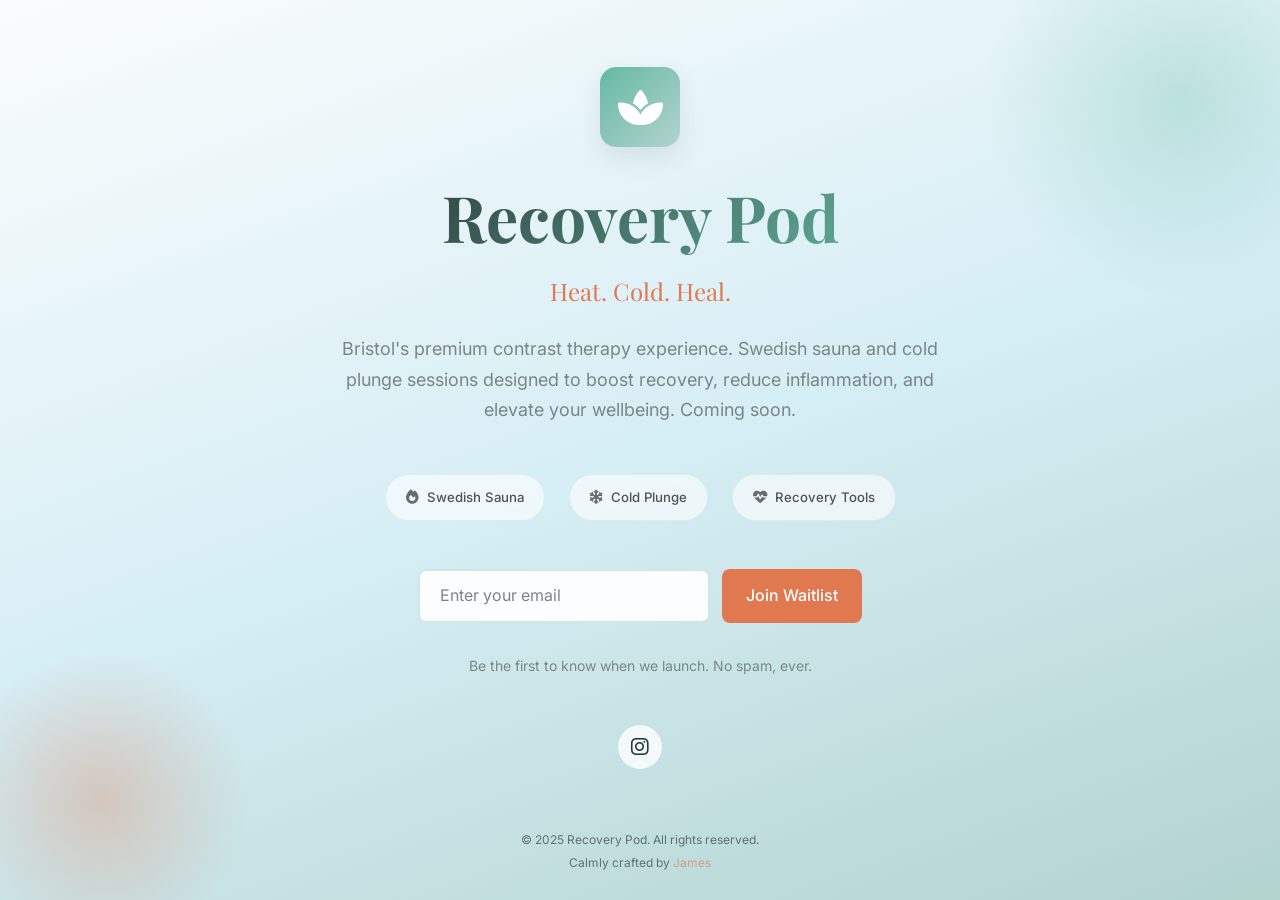
<file: index.html>
<!doctype html>
<html lang="en-GB">
  <head>
    <meta charset="UTF-8" />
    <meta name="viewport" content="width=device-width, initial-scale=1.0" />

    <title>Recovery Pod Bristol | Sauna & Cold Plunge Contrast Therapy</title>
    <meta
      name="description"
      content="Bristol's premium sauna and cold plunge contrast therapy. Swedish sauna, ice baths, and recovery sessions to reduce inflammation, boost recovery, and elevate wellbeing."
    />
    <meta
      name="keywords"
      content="sauna Bristol, cold plunge Bristol, contrast therapy Bristol, ice bath Bristol, Swedish sauna Bristol, recovery Bristol, wellness Bristol, cold water therapy"
    />
    <meta name="author" content="Recovery Pod" />
    <meta name="theme-color" content="#66B9A3" />

    <!-- Geo Tags for Local SEO -->
    <meta name="geo.region" content="GB-BST" />
    <meta name="geo.placename" content="Bristol" />
    <meta name="geo.position" content="51.4545;-2.5879" />
    <meta name="ICBM" content="51.4545, -2.5879" />

    <!-- Canonical URL (update when you have final domain) -->
    <link rel="canonical" href="https://recoverypodbristol.com/" />

    <meta property="og:type" content="website" />
    <meta property="og:url" content="https://recoverypodbristol.com/" />
    <meta
      property="og:title"
      content="Recovery Pod Bristol | Sauna & Cold Plunge Contrast Therapy"
    />
    <meta
      property="og:description"
      content="Bristol's premium sauna and cold plunge contrast therapy. Swedish sauna, ice baths, and recovery sessions to boost your wellbeing."
    />
    <meta
      property="og:image"
      content="https://recoverypodbristol.com/assets/images/og-image.jpg"
    />
    <meta property="og:locale" content="en_GB" />

    <meta name="twitter:card" content="summary_large_image" />
    <meta name="twitter:url" content="https://recoverypodbristol.com/" />
    <meta
      name="twitter:title"
      content="Recovery Pod Bristol | Sauna & Cold Plunge Contrast Therapy"
    />
    <meta
      name="twitter:description"
      content="Bristol's premium sauna and cold plunge contrast therapy. Swedish sauna, ice baths, and recovery sessions to boost your wellbeing."
    />
    <meta
      name="twitter:image"
      content="https://recoverypodbristol.com/assets/images/og-image.jpg"
    />

    <link rel="apple-touch-icon" sizes="180x180" href="/apple-touch-icon.png" />
    <link rel="icon" type="image/png" sizes="32x32" href="/favicon-32x32.png" />
    <link rel="icon" type="image/png" sizes="16x16" href="/favicon-16x16.png" />
    <link rel="manifest" href="/site.webmanifest" />

    <link rel="preconnect" href="https://fonts.googleapis.com" />
    <link rel="preconnect" href="https://fonts.gstatic.com" crossorigin />
    <link
      href="https://fonts.googleapis.com/css2?family=Inter:wght@400;500;700&family=Playfair+Display:wght@700&display=swap"
      rel="stylesheet"
    />

    <link
      rel="stylesheet"
      href="https://cdnjs.cloudflare.com/ajax/libs/font-awesome/6.5.1/css/all.min.css"
    />

    <link rel="stylesheet" href="css/main.css" />

    <script type="application/ld+json">
      {
        "@context": "https://schema.org",
        "@type": "HealthAndBeautyBusiness",
        "name": "Recovery Pod",
        "description": "Premium sauna and cold plunge contrast therapy in Bristol. Swedish sauna, ice baths, and recovery sessions.",
        "url": "https://recoverypodbristol.com/",
        "logo": "https://recoverypodbristol.com/assets/images/logo.png",
        "image": "https://recoverypodbristol.com/assets/images/og-image.jpg",
        "address": {
          "@type": "PostalAddress",
          "addressLocality": "Bristol",
          "addressRegion": "Bristol",
          "addressCountry": "GB"
        },
        "geo": {
          "@type": "GeoCoordinates",
          "latitude": 51.4545,
          "longitude": -2.5879
        },
        "areaServed": {
          "@type": "City",
          "name": "Bristol"
        },
        "sameAs": ["https://www.instagram.com/therecoverypodcontrasttherapy"],
        "openingHoursSpecification": {
          "@type": "OpeningHoursSpecification",
          "dayOfWeek": [
            "Monday",
            "Tuesday",
            "Wednesday",
            "Thursday",
            "Friday",
            "Saturday",
            "Sunday"
          ]
        },
        "priceRange": "££",
        "keywords": "sauna, cold plunge, contrast therapy, ice bath, swedish sauna, recovery, wellness, Bristol"
      }
    </script>
  </head>
  <body>
    <main class="landing">
      <div class="landing__content">
        <!-- Logo Icon -->
        <div class="landing__icon">
          <i class="fa-solid fa-spa"></i>
        </div>

        <!-- Title -->
        <h1 class="landing__title">Recovery Pod</h1>
        <p class="landing__tagline">Heat. Cold. Heal.</p>

        <!-- Description -->
        <p class="landing__text">
          Bristol's premium contrast therapy experience. Swedish sauna and cold
          plunge sessions designed to boost recovery, reduce inflammation, and
          elevate your wellbeing. Coming soon.
        </p>

        <!-- Features -->
        <div class="landing__features">
          <div class="landing__feature">
            <i class="fa-solid fa-fire landing__feature-icon"></i>
            <span>Swedish Sauna</span>
          </div>
          <div class="landing__feature">
            <i class="fa-solid fa-snowflake landing__feature-icon"></i>
            <span>Cold Plunge</span>
          </div>
          <div class="landing__feature">
            <i class="fa-solid fa-heart-pulse landing__feature-icon"></i>
            <span>Recovery Tools</span>
          </div>
        </div>

        <!-- Email Signup -->
        <form
          class="landing__form"
          id="signup-form"
          name="waitlist"
          method="POST"
          data-netlify="true"
        >
          <input type="hidden" name="form-name" value="waitlist" />
          <input
            type="email"
            name="email"
            class="landing__input"
            placeholder="Enter your email"
            required
            aria-label="Email address"
          />
          <button type="submit" class="btn btn--secondary landing__submit">
            Join Waitlist
          </button>
        </form>
        <p class="landing__note">
          Be the first to know when we launch. No spam, ever.
        </p>

        <!-- Social Links -->
        <div class="landing__social">
          <a
            href="https://www.instagram.com/therecoverypodcontrasttherapy"
            class="landing__social-link"
            aria-label="Follow us on Instagram"
          >
            <i class="fa-brands fa-instagram"></i>
          </a>
        </div>
      </div>

      <!-- Footer -->
      <footer class="landing__footer">
        <p>&copy; 2025 Recovery Pod. All rights reserved.</p>
        <p>
          Calmly crafted by
          <a href="https://jamesiles.uk" target="_blank">James</a>
        </p>
      </footer>
    </main>

    <script src="js/main.js"></script>
  </body>
</html>
</file>
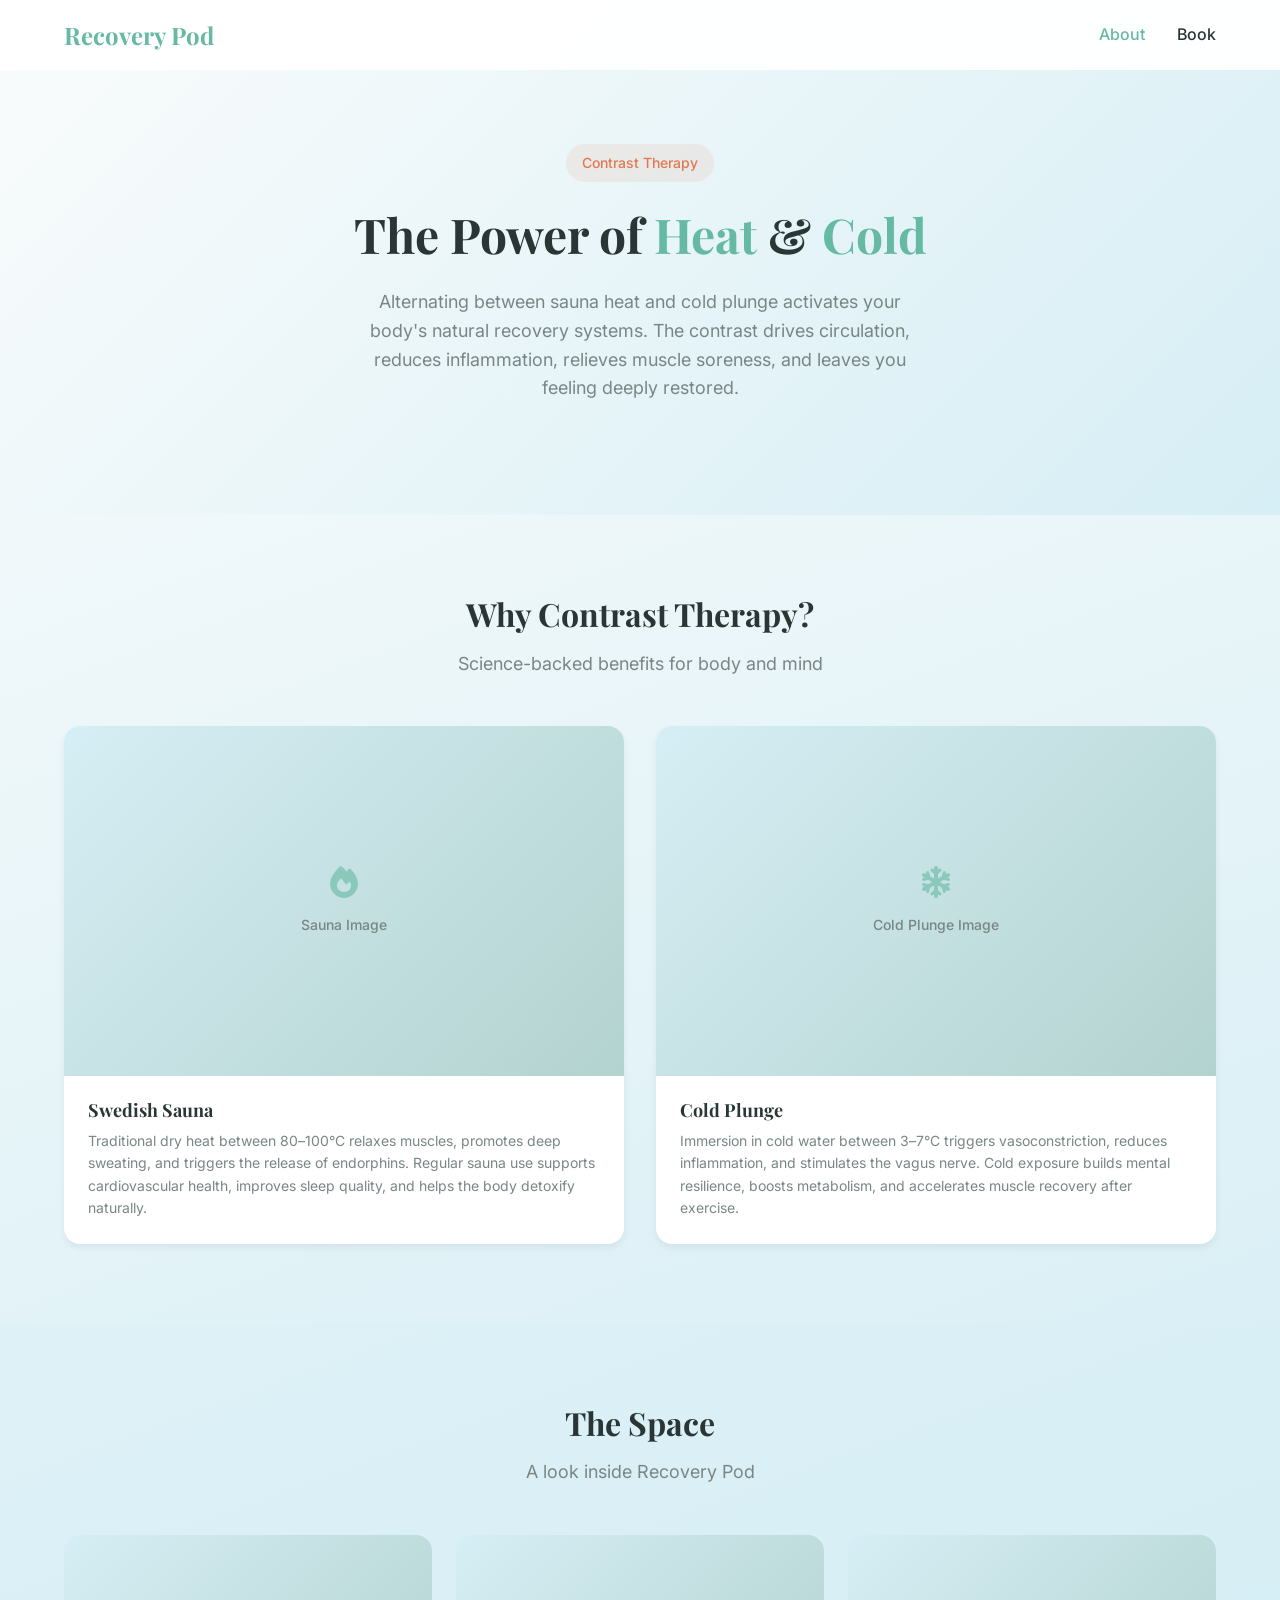
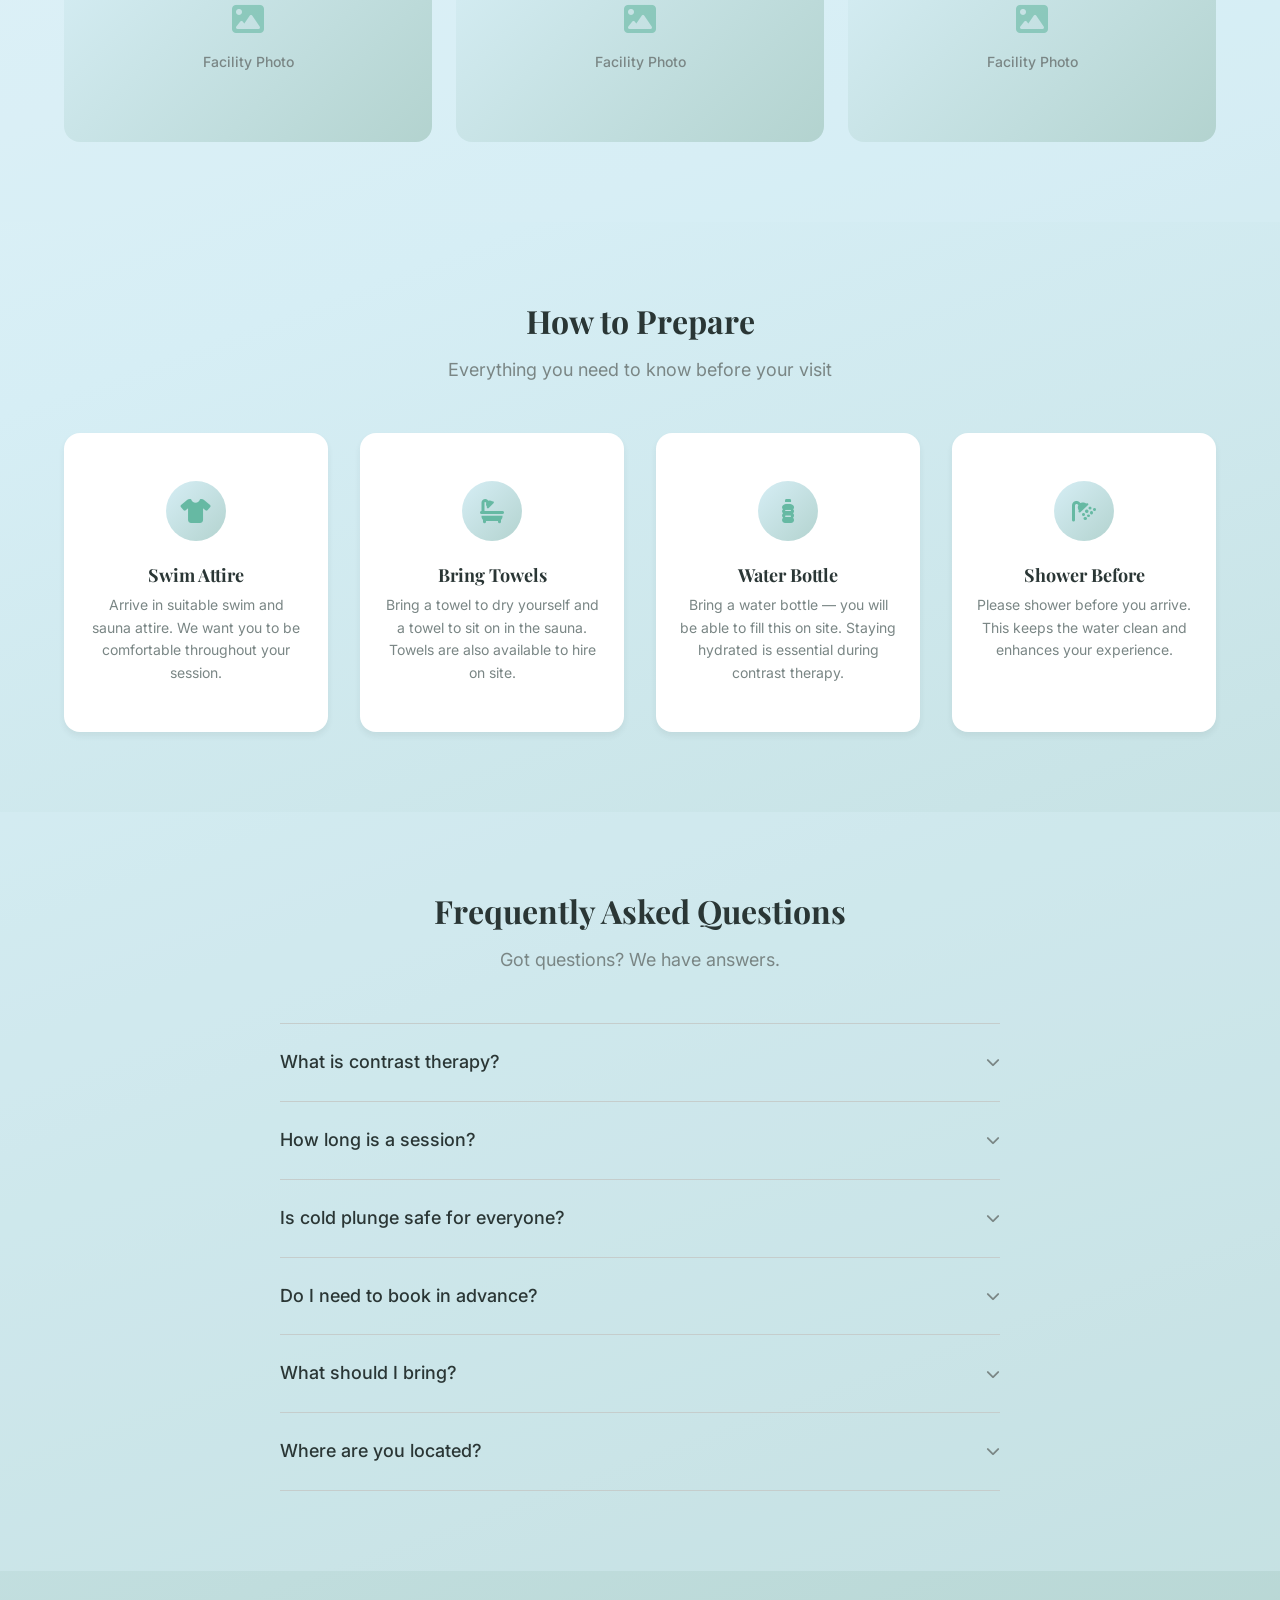
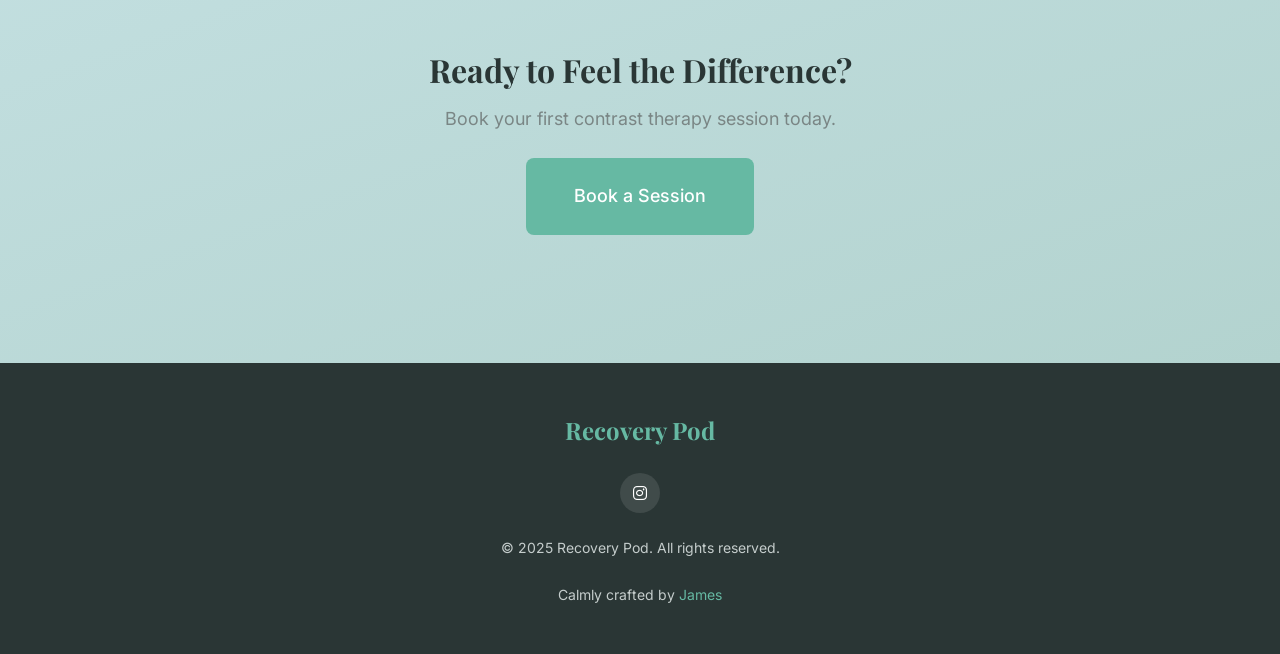
<file: about.html>
<!doctype html>
<html lang="en-GB">
  <head>
    <meta charset="UTF-8" />
    <meta name="viewport" content="width=device-width, initial-scale=1.0" />

    <title>About | Recovery Pod Bristol</title>
    <meta
      name="description"
      content="Learn about the benefits of sauna and cold plunge contrast therapy at Recovery Pod Bristol. FAQs, preparation tips, and what to expect."
    />
    <meta name="author" content="Recovery Pod" />
    <meta name="theme-color" content="#66B9A3" />

    <link rel="canonical" href="https://recoverypodbristol.com/about" />

    <meta property="og:type" content="website" />
    <meta property="og:url" content="https://recoverypodbristol.com/about" />
    <meta property="og:title" content="About | Recovery Pod Bristol" />
    <meta
      property="og:description"
      content="Learn about the benefits of sauna and cold plunge contrast therapy."
    />
    <meta
      property="og:image"
      content="https://recoverypodbristol.com/assets/images/og-image.jpg"
    />
    <meta property="og:locale" content="en_GB" />

    <link rel="apple-touch-icon" sizes="180x180" href="/apple-touch-icon.png" />
    <link rel="icon" type="image/png" sizes="32x32" href="/favicon-32x32.png" />
    <link rel="icon" type="image/png" sizes="16x16" href="/favicon-16x16.png" />
    <link rel="manifest" href="/site.webmanifest" />

    <link rel="preconnect" href="https://fonts.googleapis.com" />
    <link rel="preconnect" href="https://fonts.gstatic.com" crossorigin />
    <link
      href="https://fonts.googleapis.com/css2?family=Inter:wght@400;500;700&family=Playfair+Display:wght@700&display=swap"
      rel="stylesheet"
    />

    <link
      rel="stylesheet"
      href="https://cdnjs.cloudflare.com/ajax/libs/font-awesome/6.5.1/css/all.min.css"
    />

    <link rel="stylesheet" href="css/main.css" />
  </head>
  <body>
    <header class="header">
      <div class="container header__inner">
        <a href="/" class="logo">Recovery Pod</a>
        <nav class="nav" aria-label="Main navigation">
          <ul class="nav__list">
            <li>
              <a href="/about" class="nav__link nav__link--active">About</a>
            </li>
            <li><a href="/booking" class="nav__link">Book</a></li>
          </ul>
        </nav>
      </div>
    </header>

    <main class="page">
      <section class="hero hero--compact">
        <div class="container">
          <div class="hero__content hero__content--centered">
            <span class="hero__tagline">Contrast Therapy</span>
            <h1 class="hero__title">
              The Power of <span>Heat</span> &amp; <span>Cold</span>
            </h1>
            <p class="hero__text">
              Alternating between sauna heat and cold plunge activates your
              body's natural recovery systems. The contrast drives circulation,
              reduces inflammation, relieves muscle soreness, and leaves you
              feeling deeply restored.
            </p>
          </div>
        </div>
      </section>

      <section class="section">
        <div class="container">
          <div class="section__header">
            <h2 class="section__title">Why Contrast Therapy?</h2>
            <p class="section__subtitle">
              Science-backed benefits for body and mind
            </p>
          </div>

          <div class="benefits-grid">
            <div class="card">
              <div class="card__image">
                <div class="placeholder-image">
                  <i class="fa-solid fa-fire"></i>
                  <span>Sauna Image</span>
                </div>
              </div>
              <div class="card__content">
                <h3 class="card__title">Swedish Sauna</h3>
                <p class="card__text">
                  Traditional dry heat between 80&ndash;100&deg;C relaxes
                  muscles, promotes deep sweating, and triggers the release of
                  endorphins. Regular sauna use supports cardiovascular health,
                  improves sleep quality, and helps the body detoxify naturally.
                </p>
              </div>
            </div>

            <div class="card">
              <div class="card__image">
                <div class="placeholder-image">
                  <i class="fa-solid fa-snowflake"></i>
                  <span>Cold Plunge Image</span>
                </div>
              </div>
              <div class="card__content">
                <h3 class="card__title">Cold Plunge</h3>
                <p class="card__text">
                  Immersion in cold water between 3&ndash;7&deg;C triggers
                  vasoconstriction, reduces inflammation, and stimulates the
                  vagus nerve. Cold exposure builds mental resilience, boosts
                  metabolism, and accelerates muscle recovery after exercise.
                </p>
              </div>
            </div>
          </div>
        </div>
      </section>

      <section class="section section--ice">
        <div class="container">
          <div class="section__header">
            <h2 class="section__title">The Space</h2>
            <p class="section__subtitle">A look inside Recovery Pod</p>
          </div>

          <div class="gallery">
            <div class="gallery__item">
              <div class="placeholder-image placeholder-image--landscape">
                <i class="fa-solid fa-image"></i>
                <span>Facility Photo</span>
              </div>
            </div>
            <div class="gallery__item">
              <div class="placeholder-image placeholder-image--landscape">
                <i class="fa-solid fa-image"></i>
                <span>Facility Photo</span>
              </div>
            </div>
            <div class="gallery__item">
              <div class="placeholder-image placeholder-image--landscape">
                <i class="fa-solid fa-image"></i>
                <span>Facility Photo</span>
              </div>
            </div>
          </div>
        </div>
      </section>

      <section class="section">
        <div class="container">
          <div class="section__header">
            <h2 class="section__title">How to Prepare</h2>
            <p class="section__subtitle">
              Everything you need to know before your visit
            </p>
          </div>

          <div class="prep-tips">
            <div class="prep-tips__card">
              <div class="prep-tips__icon">
                <i class="fa-solid fa-shirt"></i>
              </div>
              <h3 class="prep-tips__title">Swim Attire</h3>
              <p class="prep-tips__text">
                Arrive in suitable swim and sauna attire. We want you to be
                comfortable throughout your session.
              </p>
            </div>

            <div class="prep-tips__card">
              <div class="prep-tips__icon">
                <i class="fa-solid fa-bath"></i>
              </div>
              <h3 class="prep-tips__title">Bring Towels</h3>
              <p class="prep-tips__text">
                Bring a towel to dry yourself and a towel to sit on in the
                sauna. Towels are also available to hire on site.
              </p>
            </div>

            <div class="prep-tips__card">
              <div class="prep-tips__icon">
                <i class="fa-solid fa-bottle-water"></i>
              </div>
              <h3 class="prep-tips__title">Water Bottle</h3>
              <p class="prep-tips__text">
                Bring a water bottle &mdash; you will be able to fill this on
                site. Staying hydrated is essential during contrast therapy.
              </p>
            </div>

            <div class="prep-tips__card">
              <div class="prep-tips__icon">
                <i class="fa-solid fa-shower"></i>
              </div>
              <h3 class="prep-tips__title">Shower Before</h3>
              <p class="prep-tips__text">
                Please shower before you arrive. This keeps the water clean and
                enhances your experience.
              </p>
            </div>
          </div>
        </div>
      </section>

      <section class="section section--ice">
        <div class="container">
          <div class="section__header">
            <h2 class="section__title">Frequently Asked Questions</h2>
            <p class="section__subtitle">Got questions? We have answers.</p>
          </div>

          <div class="faq">
            <details class="faq__item" name="faq">
              <summary class="faq__question">What is contrast therapy?</summary>
              <div class="faq__answer">
                <p>
                  Contrast therapy involves alternating between hot (sauna) and
                  cold (plunge pool) exposure. This cycle of heating and cooling
                  stimulates blood flow, reduces muscle soreness, and promotes
                  overall recovery. A typical session involves multiple rounds
                  of heat and cold.
                </p>
              </div>
            </details>

            <details class="faq__item" name="faq">
              <summary class="faq__question">How long is a session?</summary>
              <div class="faq__answer">
                <p>
                  Sessions typically last 60 minutes, giving you time for
                  multiple rounds of sauna and cold plunge with rest periods in
                  between. We recommend 3&ndash;4 rounds for the best results.
                </p>
              </div>
            </details>

            <details class="faq__item" name="faq">
              <summary class="faq__question">
                Is cold plunge safe for everyone?
              </summary>
              <div class="faq__answer">
                <p>
                  Cold plunge is generally safe for healthy individuals.
                  However, if you have a heart condition, are pregnant, have
                  Raynaud's disease, or have any medical concerns, please
                  consult your doctor before your first session. We are always
                  happy to discuss any questions you may have.
                </p>
              </div>
            </details>

            <details class="faq__item" name="faq">
              <summary class="faq__question">
                Do I need to book in advance?
              </summary>
              <div class="faq__answer">
                <p>
                  Yes, we operate on a booking-only basis to ensure a relaxed,
                  uncrowded experience. You can book your session through our
                  online booking page.
                </p>
              </div>
            </details>

            <details class="faq__item" name="faq">
              <summary class="faq__question">What should I bring?</summary>
              <div class="faq__answer">
                <p>
                  Bring swim attire, a towel (or hire one from us), a water
                  bottle, and any toiletries you need for after your session. We
                  provide showers and a changing area.
                </p>
              </div>
            </details>

            <details class="faq__item" name="faq">
              <summary class="faq__question">Where are you located?</summary>
              <div class="faq__answer">
                <p>
                  We are based in Bristol. Our exact address and directions will
                  be shared when you make a booking.
                </p>
              </div>
            </details>
          </div>
        </div>
      </section>

      <!-- CTA -->
      <section class="section">
        <div class="container">
          <div class="section__header">
            <h2 class="section__title">Ready to Feel the Difference?</h2>
            <p class="section__subtitle">
              Book your first contrast therapy session today.
            </p>
            <a href="/booking" class="btn btn--primary btn--large">
              Book a Session
            </a>
          </div>
        </div>
      </section>
    </main>

    <!-- Footer -->
    <footer class="footer">
      <div class="container footer__inner">
        <a href="/" class="logo footer__logo">Recovery Pod</a>
        <div class="footer__social">
          <a
            href="https://www.instagram.com/therecoverypodcontrasttherapy"
            class="footer__social-link"
            aria-label="Follow us on Instagram"
          >
            <i class="fa-brands fa-instagram"></i>
          </a>
        </div>
        <p class="footer__text">
          &copy; 2025 Recovery Pod. All rights reserved.
        </p>
        <p class="footer__text">
          Calmly crafted by
          <a href="https://jamesiles.uk" target="_blank">James</a>
        </p>
      </div>
    </footer>

    <script src="js/main.js"></script>
  </body>
</html>
</file>
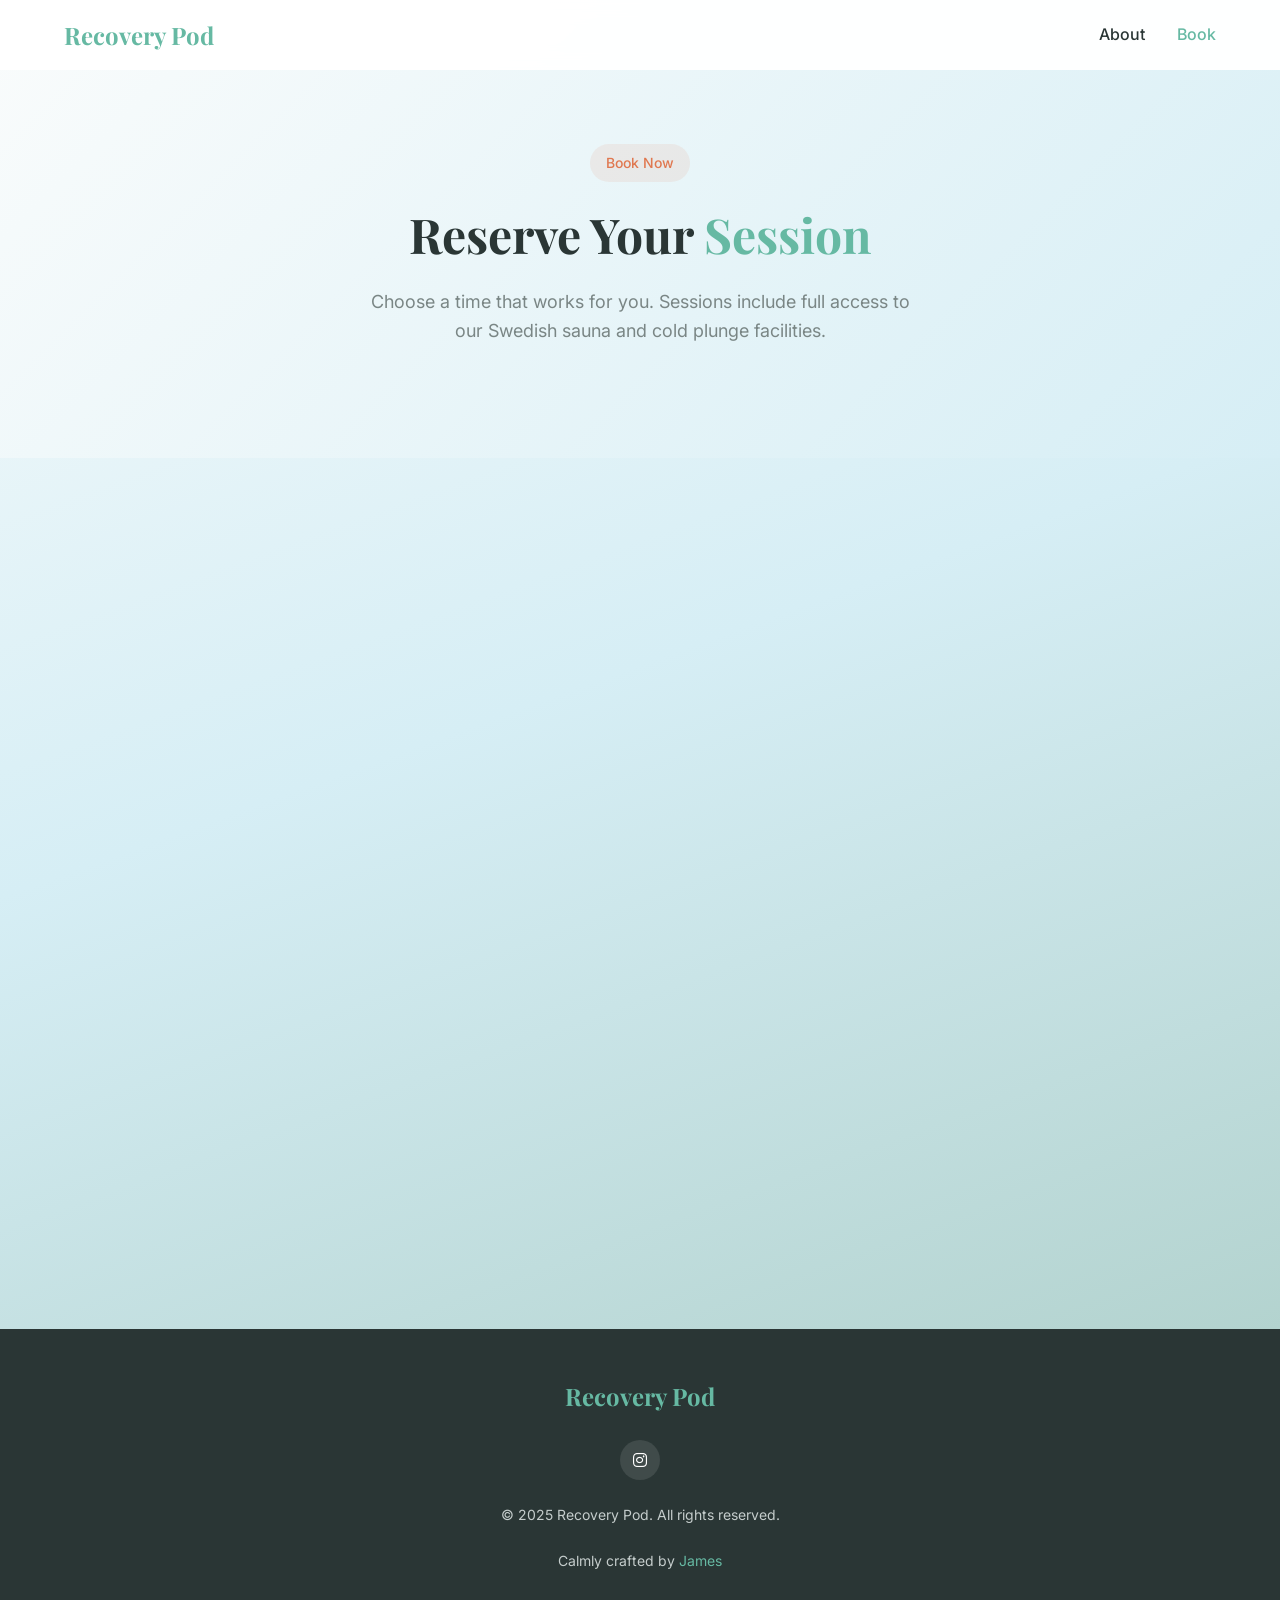
<file: booking.html>
<!doctype html>
<html lang="en-GB">
  <head>
    <meta charset="UTF-8" />
    <meta name="viewport" content="width=device-width, initial-scale=1.0" />

    <title>Book a Session | Recovery Pod Bristol</title>
    <meta
      name="description"
      content="Book your sauna and cold plunge contrast therapy session at Recovery Pod Bristol."
    />
    <meta name="author" content="Recovery Pod" />
    <meta name="theme-color" content="#66B9A3" />

    <link rel="canonical" href="https://recoverypodbristol.com/booking" />

    <meta property="og:type" content="website" />
    <meta property="og:url" content="https://recoverypodbristol.com/booking" />
    <meta property="og:title" content="Book a Session | Recovery Pod Bristol" />
    <meta
      property="og:description"
      content="Book your contrast therapy session at Recovery Pod Bristol."
    />
    <meta
      property="og:image"
      content="https://recoverypodbristol.com/assets/images/og-image.jpg"
    />
    <meta property="og:locale" content="en_GB" />

    <link rel="apple-touch-icon" sizes="180x180" href="/apple-touch-icon.png" />
    <link rel="icon" type="image/png" sizes="32x32" href="/favicon-32x32.png" />
    <link rel="icon" type="image/png" sizes="16x16" href="/favicon-16x16.png" />
    <link rel="manifest" href="/site.webmanifest" />

    <link rel="preconnect" href="https://fonts.googleapis.com" />
    <link rel="preconnect" href="https://fonts.gstatic.com" crossorigin />
    <link
      href="https://fonts.googleapis.com/css2?family=Inter:wght@400;500;700&family=Playfair+Display:wght@700&display=swap"
      rel="stylesheet"
    />

    <link
      rel="stylesheet"
      href="https://cdnjs.cloudflare.com/ajax/libs/font-awesome/6.5.1/css/all.min.css"
    />

    <link rel="stylesheet" href="css/main.css" />
  </head>
  <body>
    <header class="header">
      <div class="container header__inner">
        <a href="/" class="logo">Recovery Pod</a>
        <nav class="nav" aria-label="Main navigation">
          <ul class="nav__list">
            <li><a href="/about" class="nav__link">About</a></li>
            <li>
              <a href="/booking" class="nav__link nav__link--active">Book</a>
            </li>
          </ul>
        </nav>
      </div>
    </header>

    <main class="page">
      <section class="hero hero--compact">
        <div class="container">
          <div class="hero__content hero__content--centered">
            <span class="hero__tagline">Book Now</span>
            <h1 class="hero__title">Reserve Your <span>Session</span></h1>
            <p class="hero__text">
              Choose a time that works for you. Sessions include full access to
              our Swedish sauna and cold plunge facilities.
            </p>
          </div>
        </div>
      </section>

      <section class="section section--booking">
        <div class="booking-embed">
          <iframe
            src="https://app.acuityscheduling.com/schedule.php?owner=38359809&ref=embedded_csp"
            title="Schedule Appointment"
            width="100%"
            height="800"
            frameborder="0"
            allow="payment"
          ></iframe>
          <script
            src="https://embed.acuityscheduling.com/js/embed.js"
            type="text/javascript"
          ></script>
        </div>
      </section>
    </main>

    <!-- Footer -->
    <footer class="footer">
      <div class="container footer__inner">
        <a href="/" class="logo footer__logo">Recovery Pod</a>
        <div class="footer__social">
          <a
            href="https://www.instagram.com/therecoverypodcontrasttherapy"
            class="footer__social-link"
            aria-label="Follow us on Instagram"
          >
            <i class="fa-brands fa-instagram"></i>
          </a>
        </div>
        <p class="footer__text">
          &copy; 2025 Recovery Pod. All rights reserved.
        </p>
        <p class="footer__text">
          Calmly crafted by
          <a href="https://jamesiles.uk" target="_blank">James</a>
        </p>
      </div>
    </footer>

    <script src="js/main.js"></script>
  </body>
</html>
</file>
<file: css/main.css>
*,
*::before,
*::after {
  box-sizing: border-box;
  margin: 0;
  padding: 0;
}

html {
  -webkit-text-size-adjust: 100%;
  scroll-behavior: smooth;
}

body {
  min-height: 100vh;
  text-rendering: optimizeSpeed;
  -webkit-font-smoothing: antialiased;
  -moz-osx-font-smoothing: grayscale;
}

ul,
ol {
  list-style: none;
}

a {
  text-decoration: none;
  color: inherit;
}

img,
picture,
video,
canvas,
svg {
  display: block;
  max-width: 100%;
  height: auto;
}

input,
button,
textarea,
select {
  font: inherit;
  color: inherit;
}

button {
  cursor: pointer;
  border: none;
  background: none;
}

h1,
h2,
h3,
h4,
h5,
h6 {
  overflow-wrap: break-word;
}

p {
  overflow-wrap: break-word;
}

body {
  font-family: "Inter", -apple-system, BlinkMacSystemFont, "Segoe UI", Roboto, sans-serif;
  font-size: 1rem;
  font-weight: 400;
  line-height: 1.6;
  color: #2a3635;
  background-color: #ffffff;
}

h1, h2, h3, h4, h5, h6 {
  font-family: "Playfair Display", Georgia, serif;
  font-weight: 700;
  line-height: 1.2;
  color: #2a3635;
}

h1 {
  font-size: clamp(2rem, 5vw, 3rem);
}

h2 {
  font-size: clamp(1.5rem, 4vw, 2rem);
}

h3 {
  font-size: 1.5rem;
}

a {
  color: #66b9a3;
  transition: color 150ms ease;
}
a:hover {
  color: rgb(74.0807174888, 161.9192825112, 138.6367713004);
}

::selection {
  background-color: #b3d3cf;
  color: #2a3635;
}

:focus-visible {
  outline: 2px solid #66b9a3;
  outline-offset: 2px;
}

.container {
  width: 100%;
  max-width: 1200px;
  margin: 0 auto;
  padding: 0 1.5rem;
}

.sr-only {
  position: absolute;
  width: 1px;
  height: 1px;
  padding: 0;
  margin: -1px;
  overflow: hidden;
  clip: rect(0, 0, 0, 0);
  white-space: nowrap;
  border: 0;
}

.btn {
  display: inline-flex;
  align-items: center;
  justify-content: center;
  gap: 0.5rem;
  padding: 1rem 2rem;
  font-family: "Inter", -apple-system, BlinkMacSystemFont, "Segoe UI", Roboto, sans-serif;
  font-size: 1rem;
  font-weight: 500;
  text-align: center;
  border-radius: 8px;
  transition: all 250ms ease;
}
.btn--primary {
  background-color: #66b9a3;
  color: #ffffff;
}
.btn--primary:hover {
  background-color: rgb(77.2825112108, 168.9174887892, 144.6286995516);
  color: #ffffff;
  transform: translateY(-2px);
  box-shadow: 0 4px 6px rgba(42, 54, 53, 0.07);
}
.btn--secondary {
  background-color: #e07850;
  color: #ffffff;
}
.btn--secondary:hover {
  background-color: rgb(217.8601941748, 93.2621359223, 45.3398058252);
  color: #ffffff;
  transform: translateY(-2px);
  box-shadow: 0 4px 6px rgba(42, 54, 53, 0.07);
}
.btn--outline {
  background-color: transparent;
  color: #66b9a3;
  border: 2px solid #66b9a3;
}
.btn--outline:hover {
  background-color: #66b9a3;
  color: #ffffff;
}
.btn--large {
  padding: 1.5rem 3rem;
  font-size: 1.125rem;
}

.card {
  background: #ffffff;
  border-radius: 16px;
  box-shadow: 0 4px 6px rgba(42, 54, 53, 0.07);
  overflow: hidden;
  transition: transform 250ms ease, box-shadow 250ms ease;
}
.card:hover {
  transform: translateY(-4px);
  box-shadow: 0 10px 25px rgba(42, 54, 53, 0.1);
}
.card__image {
  width: 100%;
  aspect-ratio: 16/10;
  object-fit: cover;
}
.card__content {
  padding: 1.5rem;
}
.card__title {
  font-size: 1.125rem;
  margin-bottom: 0.5rem;
}
.card__text {
  color: #7a8685;
  font-size: 0.875rem;
}

.feature-list {
  display: flex;
  flex-direction: column;
  gap: 1rem;
}
.feature-list__item {
  display: flex;
  align-items: flex-start;
  gap: 1rem;
}
.feature-list__icon {
  flex-shrink: 0;
  width: 24px;
  height: 24px;
  color: #66b9a3;
}

.badge {
  display: inline-block;
  padding: 0.5rem 1rem;
  font-size: 0.875rem;
  font-weight: 500;
  border-radius: 9999px;
  background-color: #b3d3cf;
  color: #2a3635;
}

.form-group {
  margin-bottom: 1.5rem;
}

.form-label {
  display: block;
  margin-bottom: 0.5rem;
  font-weight: 500;
  color: #2a3635;
}

.form-input,
.form-select,
.form-textarea {
  width: 100%;
  padding: 1rem;
  font-size: 1rem;
  border: 2px solid #c5cdcc;
  border-radius: 8px;
  background-color: #ffffff;
  transition: border-color 150ms ease, box-shadow 150ms ease;
}
.form-input:focus,
.form-select:focus,
.form-textarea:focus {
  border-color: #66b9a3;
  box-shadow: 0 0 0 3px rgba(102, 185, 163, 0.15);
  outline: none;
}
.form-input::placeholder,
.form-select::placeholder,
.form-textarea::placeholder {
  color: #7a8685;
}

.form-textarea {
  min-height: 120px;
  resize: vertical;
}

.header {
  position: fixed;
  top: 0;
  left: 0;
  right: 0;
  z-index: 100;
  padding: 1rem 0;
  background-color: rgba(255, 255, 255, 0.95);
  backdrop-filter: blur(10px);
  transition: box-shadow 250ms ease;
}
.header--scrolled {
  box-shadow: 0 4px 6px rgba(42, 54, 53, 0.07);
}
.header__inner {
  display: flex;
  align-items: center;
  justify-content: space-between;
}

.logo {
  font-family: "Playfair Display", Georgia, serif;
  font-size: 1.5rem;
  font-weight: 700;
  color: #66b9a3;
}

.nav__list {
  display: flex;
  align-items: center;
  gap: 2rem;
}
.nav__link {
  font-weight: 500;
  color: #2a3635;
  transition: color 150ms ease;
}
.nav__link:hover {
  color: #66b9a3;
}

.hero {
  min-height: 100vh;
  display: flex;
  align-items: center;
  padding: 5rem 0;
  background: linear-gradient(135deg, #fafcfc 0%, #d6eef5 100%);
}
.hero__content {
  max-width: 700px;
}
.hero__tagline {
  display: inline-block;
  margin-bottom: 1.5rem;
  padding: 0.5rem 1rem;
  font-size: 0.875rem;
  font-weight: 500;
  color: #e07850;
  background-color: rgba(224, 120, 80, 0.1);
  border-radius: 9999px;
}
.hero__title {
  margin-bottom: 1.5rem;
}
.hero__title span {
  color: #66b9a3;
}
.hero__text {
  font-size: 1.125rem;
  color: #7a8685;
  margin-bottom: 2rem;
  max-width: 550px;
}
.hero__actions {
  display: flex;
  flex-wrap: wrap;
  gap: 1rem;
}

.section {
  padding: 5rem 0;
}
.section--teal {
  background-color: #b3d3cf;
}
.section--ice {
  background-color: rgba(214, 238, 245, 0.4);
}
.section__header {
  text-align: center;
  max-width: 600px;
  margin: 0 auto 3rem;
}
.section__header .btn {
  margin-top: 1.5rem;
}
.section__title {
  margin-bottom: 1rem;
}
.section__subtitle {
  color: #7a8685;
  font-size: 1.125rem;
}

.services-grid {
  display: grid;
  grid-template-columns: repeat(auto-fit, minmax(280px, 1fr));
  gap: 2rem;
}

.footer {
  padding: 3rem 0;
  background-color: #2a3635;
  color: #ffffff;
}
.footer__inner {
  display: flex;
  flex-direction: column;
  align-items: center;
  gap: 1.5rem;
  text-align: center;
}
.footer__logo {
  color: #66b9a3;
}
.footer__text {
  color: #c5cdcc;
  font-size: 0.875rem;
}
.footer__social {
  display: flex;
  gap: 1rem;
}
.footer__social-link {
  display: flex;
  align-items: center;
  justify-content: center;
  width: 40px;
  height: 40px;
  border-radius: 9999px;
  background-color: rgba(255, 255, 255, 0.1);
  color: #ffffff;
  transition: background-color 150ms ease;
}
.footer__social-link:hover {
  background-color: #66b9a3;
}

.landing {
  min-height: 100vh;
  display: flex;
  flex-direction: column;
  align-items: center;
  justify-content: center;
  padding: 2rem;
  text-align: center;
  background: linear-gradient(160deg, #fafcfc 0%, #d6eef5 50%, #b3d3cf 100%);
  position: relative;
  overflow: hidden;
}
.landing::before, .landing::after {
  content: "";
  position: absolute;
  border-radius: 50%;
  opacity: 0.3;
  pointer-events: none;
}
.landing::before {
  width: 400px;
  height: 400px;
  background: radial-gradient(circle, #66b9a3 0%, transparent 70%);
  top: -100px;
  right: -100px;
}
.landing::after {
  width: 300px;
  height: 300px;
  background: radial-gradient(circle, #e07850 0%, transparent 70%);
  bottom: -50px;
  left: -50px;
}
.landing__content {
  position: relative;
  z-index: 1;
  max-width: 600px;
  padding-bottom: 4rem;
}
.landing__icon {
  display: flex;
  align-items: center;
  justify-content: center;
  width: 80px;
  height: 80px;
  margin: 0 auto 2rem;
  background: linear-gradient(135deg, #66b9a3, #b3d3cf);
  border-radius: 16px;
  box-shadow: 0 10px 25px rgba(42, 54, 53, 0.1);
  font-size: 2.5rem;
  color: #ffffff;
}
.landing__title {
  font-size: clamp(2.5rem, 6vw, 4rem);
  margin-bottom: 1rem;
  background: linear-gradient(135deg, #2a3635 0%, #66b9a3 100%);
  -webkit-background-clip: text;
  -webkit-text-fill-color: transparent;
  background-clip: text;
}
.landing__tagline {
  font-family: "Playfair Display", Georgia, serif;
  font-size: 1.5rem;
  color: #e07850;
  margin-bottom: 1.5rem;
}
.landing__text {
  font-size: 1.125rem;
  color: #7a8685;
  margin-bottom: 3rem;
  line-height: 1.7;
}
.landing__features {
  display: flex;
  flex-wrap: wrap;
  justify-content: center;
  gap: 1.5rem;
  margin-bottom: 3rem;
}
.landing__feature {
  display: flex;
  align-items: center;
  gap: 0.5rem;
  padding: 0.75rem 1.25rem;
  background: rgba(255, 255, 255, 0.6);
  border-radius: 9999px;
  font-size: 0.825rem;
  font-weight: 500;
  color: #4a5554;
  backdrop-filter: blur(5px);
  border: 1px solid rgba(102, 185, 163, 0.15);
}
.landing__feature-icon {
  font-size: 0.9rem;
  color: #4a5554;
  opacity: 0.85;
}
.landing__form {
  display: flex;
  flex-direction: column;
  gap: 0.75rem;
  max-width: 320px;
  margin: 0 auto 2rem;
}
.landing__input {
  padding: 0.75rem 1.25rem;
  min-width: 200px;
  font-size: 1rem;
  border: 2px solid rgba(102, 185, 163, 0.3);
  border-radius: 8px;
  background: rgba(255, 255, 255, 0.9);
  transition: border-color 150ms ease, box-shadow 150ms ease;
}
.landing__input:focus {
  border-color: #66b9a3;
  box-shadow: 0 0 0 3px rgba(102, 185, 163, 0.15);
  outline: none;
}
.landing__input::placeholder {
  color: #7a8685;
}
.landing__submit {
  white-space: nowrap;
  padding: 0.75rem 1.5rem;
}
.landing__note {
  font-size: 0.875rem;
  color: #7a8685;
}
.landing__social {
  display: flex;
  justify-content: center;
  gap: 1rem;
  margin-top: 3rem;
}
.landing__social-link {
  display: flex;
  align-items: center;
  justify-content: center;
  width: 44px;
  height: 44px;
  border-radius: 9999px;
  background: rgba(255, 255, 255, 0.8);
  color: #2a3635;
  transition: all 150ms ease;
  backdrop-filter: blur(5px);
  font-size: 1.25rem;
}
.landing__social-link:hover {
  background: #66b9a3;
  color: #ffffff;
  transform: translateY(-2px);
}
.landing__footer {
  position: absolute;
  bottom: 1.5rem;
  left: 0;
  right: 0;
  text-align: center;
  font-size: 0.75rem;
  color: #2a3635;
  opacity: 0.65;
}
.landing__footer p {
  margin: 0.25rem 0;
}
.landing__footer a {
  color: #e07850;
  text-decoration: none;
  transition: opacity 150ms ease;
}
.landing__footer a:hover {
  opacity: 0.7;
}

.page {
  background: linear-gradient(160deg, #fafcfc 0%, #d6eef5 50%, #b3d3cf 100%);
}

.hero--compact {
  min-height: auto;
  padding: 9rem 0 5rem;
}

.hero__content--centered {
  margin: 0 auto;
  text-align: center;
}
.hero__content--centered .hero__text {
  margin-left: auto;
  margin-right: auto;
}

.benefits-grid {
  display: grid;
  grid-template-columns: repeat(auto-fit, minmax(300px, 1fr));
  gap: 2rem;
}

.gallery {
  display: grid;
  grid-template-columns: repeat(auto-fit, minmax(280px, 1fr));
  gap: 1.5rem;
}

.gallery__item {
  border-radius: 16px;
  overflow: hidden;
}

.placeholder-image {
  display: flex;
  flex-direction: column;
  align-items: center;
  justify-content: center;
  gap: 1rem;
  width: 100%;
  aspect-ratio: 16/10;
  background: linear-gradient(135deg, #d6eef5 0%, #b3d3cf 100%);
  color: #7a8685;
  font-size: 0.875rem;
  font-weight: 500;
}
.placeholder-image i {
  font-size: 2rem;
  color: #66b9a3;
  opacity: 0.6;
}
.placeholder-image--landscape {
  aspect-ratio: 16/9;
}

.prep-tips {
  display: grid;
  grid-template-columns: repeat(auto-fit, minmax(240px, 1fr));
  gap: 2rem;
}
.prep-tips__card {
  text-align: center;
  padding: 3rem 1.5rem;
  background: #ffffff;
  border-radius: 16px;
  box-shadow: 0 4px 6px rgba(42, 54, 53, 0.07);
  transition: transform 250ms ease, box-shadow 250ms ease;
}
.prep-tips__card:hover {
  transform: translateY(-4px);
  box-shadow: 0 10px 25px rgba(42, 54, 53, 0.1);
}
.prep-tips__icon {
  display: flex;
  align-items: center;
  justify-content: center;
  width: 60px;
  height: 60px;
  margin: 0 auto 1.5rem;
  background: linear-gradient(135deg, #d6eef5, #b3d3cf);
  border-radius: 9999px;
  font-size: 1.5rem;
  color: #66b9a3;
}
.prep-tips__title {
  font-family: "Playfair Display", Georgia, serif;
  font-size: 1.125rem;
  font-weight: 700;
  margin-bottom: 0.5rem;
  color: #2a3635;
}
.prep-tips__text {
  font-size: 0.875rem;
  color: #7a8685;
  line-height: 1.6;
}

.faq {
  max-width: 720px;
  margin: 0 auto;
}
.faq__item {
  border-bottom: 1px solid #c5cdcc;
}
.faq__item:first-child {
  border-top: 1px solid #c5cdcc;
}
.faq__item[open] .faq__question {
  color: #66b9a3;
}
.faq__item[open] .faq__question::after {
  transform: rotate(180deg);
}
.faq__question {
  display: flex;
  align-items: center;
  justify-content: space-between;
  width: 100%;
  padding: 1.5rem 0;
  font-family: "Inter", -apple-system, BlinkMacSystemFont, "Segoe UI", Roboto, sans-serif;
  font-size: 1.125rem;
  font-weight: 500;
  color: #2a3635;
  cursor: pointer;
  list-style: none;
  transition: color 150ms ease;
}
.faq__question::-webkit-details-marker {
  display: none;
}
.faq__question::marker {
  display: none;
  content: "";
}
.faq__question::after {
  content: "\f078";
  font-family: "Font Awesome 6 Free";
  font-weight: 900;
  font-size: 0.875rem;
  color: #7a8685;
  transition: transform 250ms ease;
  flex-shrink: 0;
  margin-left: 1rem;
}
.faq__question:hover {
  color: #66b9a3;
}
.faq__answer {
  padding: 0 0 1.5rem;
}
.faq__answer p {
  font-size: 1rem;
  color: #7a8685;
  line-height: 1.7;
}

.nav__link--active {
  color: #66b9a3;
}

.section--booking {
  padding: 2rem 0;
}

.booking-embed {
  width: 100%;
  max-width: 100%;
  margin: 0 auto;
  padding: 0 2rem;
  min-height: 500px;
}

@media (min-width: 576px) {
  .landing__form {
    flex-direction: row;
    justify-content: center;
    max-width: none;
  }
}
@media (max-width: 768px) {
  .hero {
    padding-top: 100px;
    text-align: center;
  }
  .hero__content {
    margin: 0 auto;
  }
  .hero__text {
    margin-left: auto;
    margin-right: auto;
  }
  .hero__actions {
    justify-content: center;
  }
  .nav {
    display: none;
  }
  .faq__question {
    font-size: 1rem;
    padding: 1rem 0;
  }
  .prep-tips {
    grid-template-columns: repeat(auto-fit, minmax(200px, 1fr));
    gap: 1rem;
  }
  .prep-tips__card {
    padding: 1.5rem 1rem;
  }
  .benefits-grid {
    grid-template-columns: 1fr;
  }
  .gallery {
    grid-template-columns: 1fr;
  }
}/*# sourceMappingURL=main.css.map */
</file>
